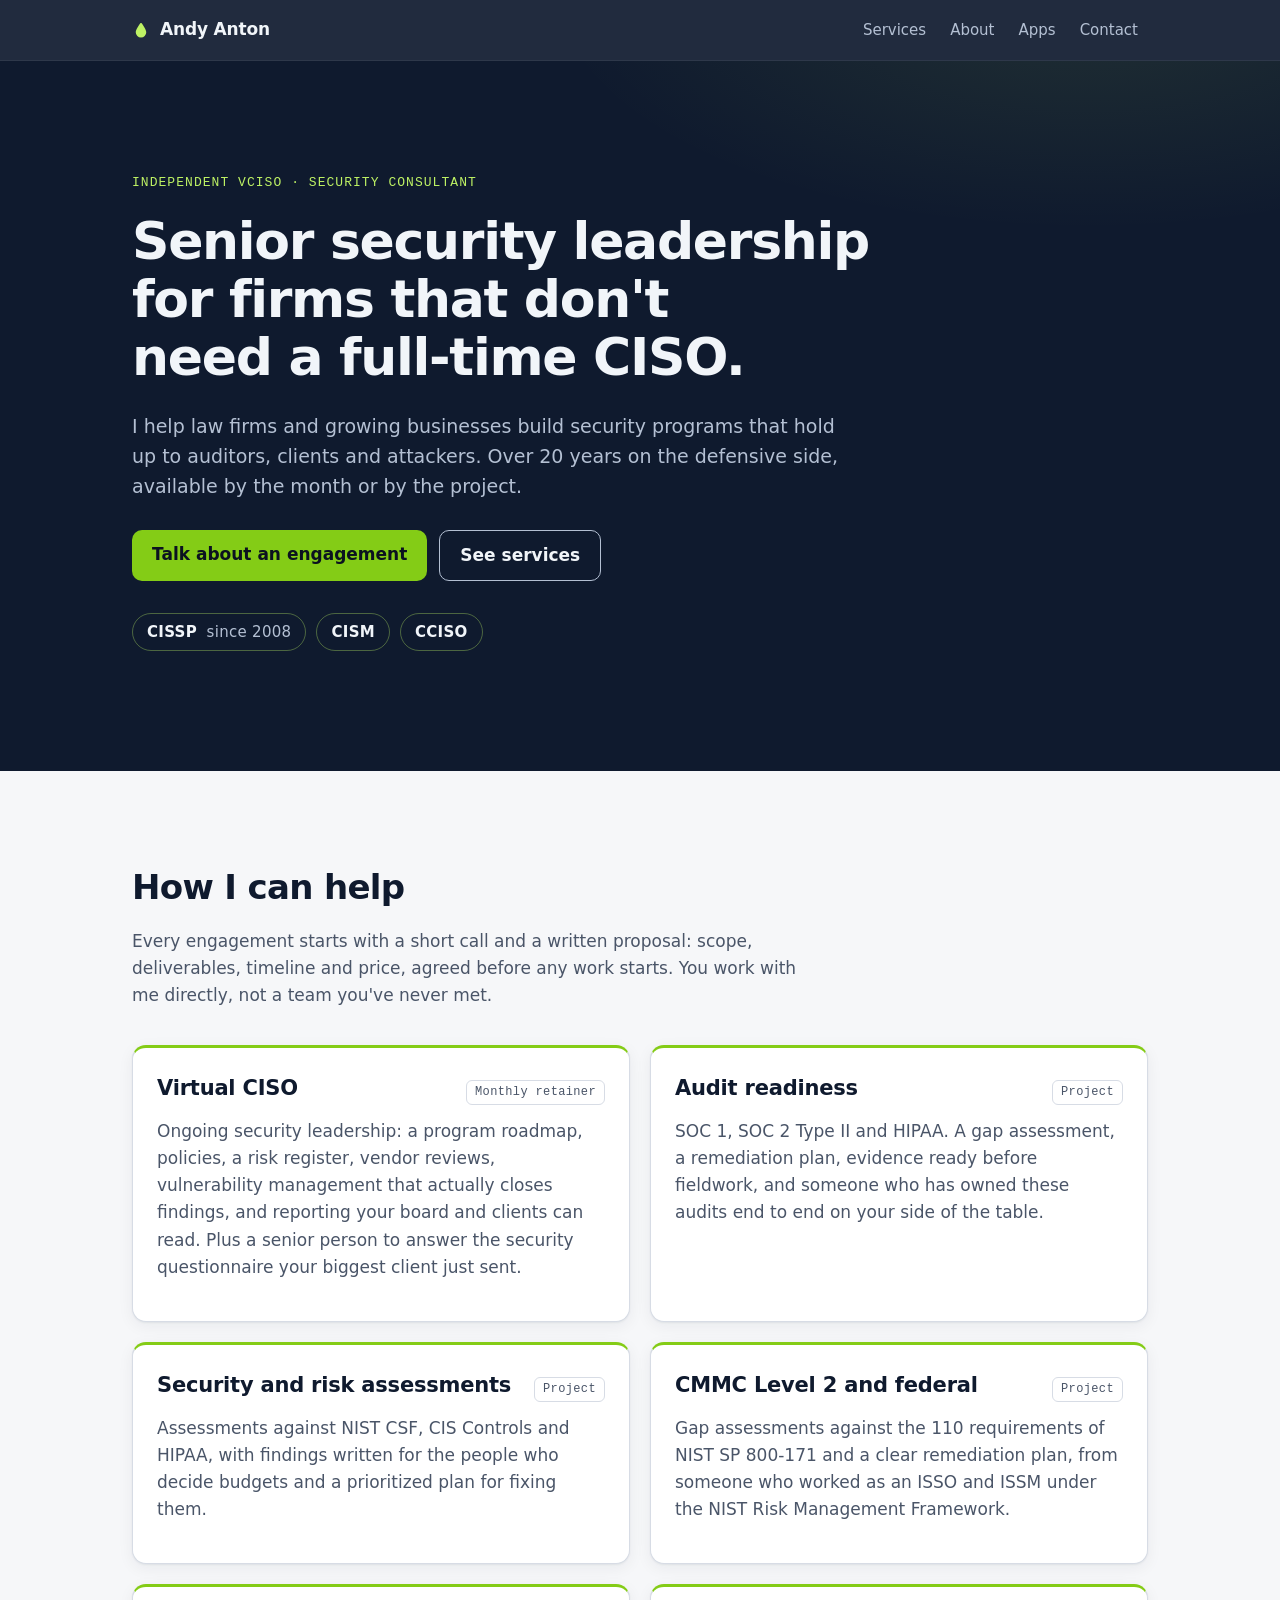
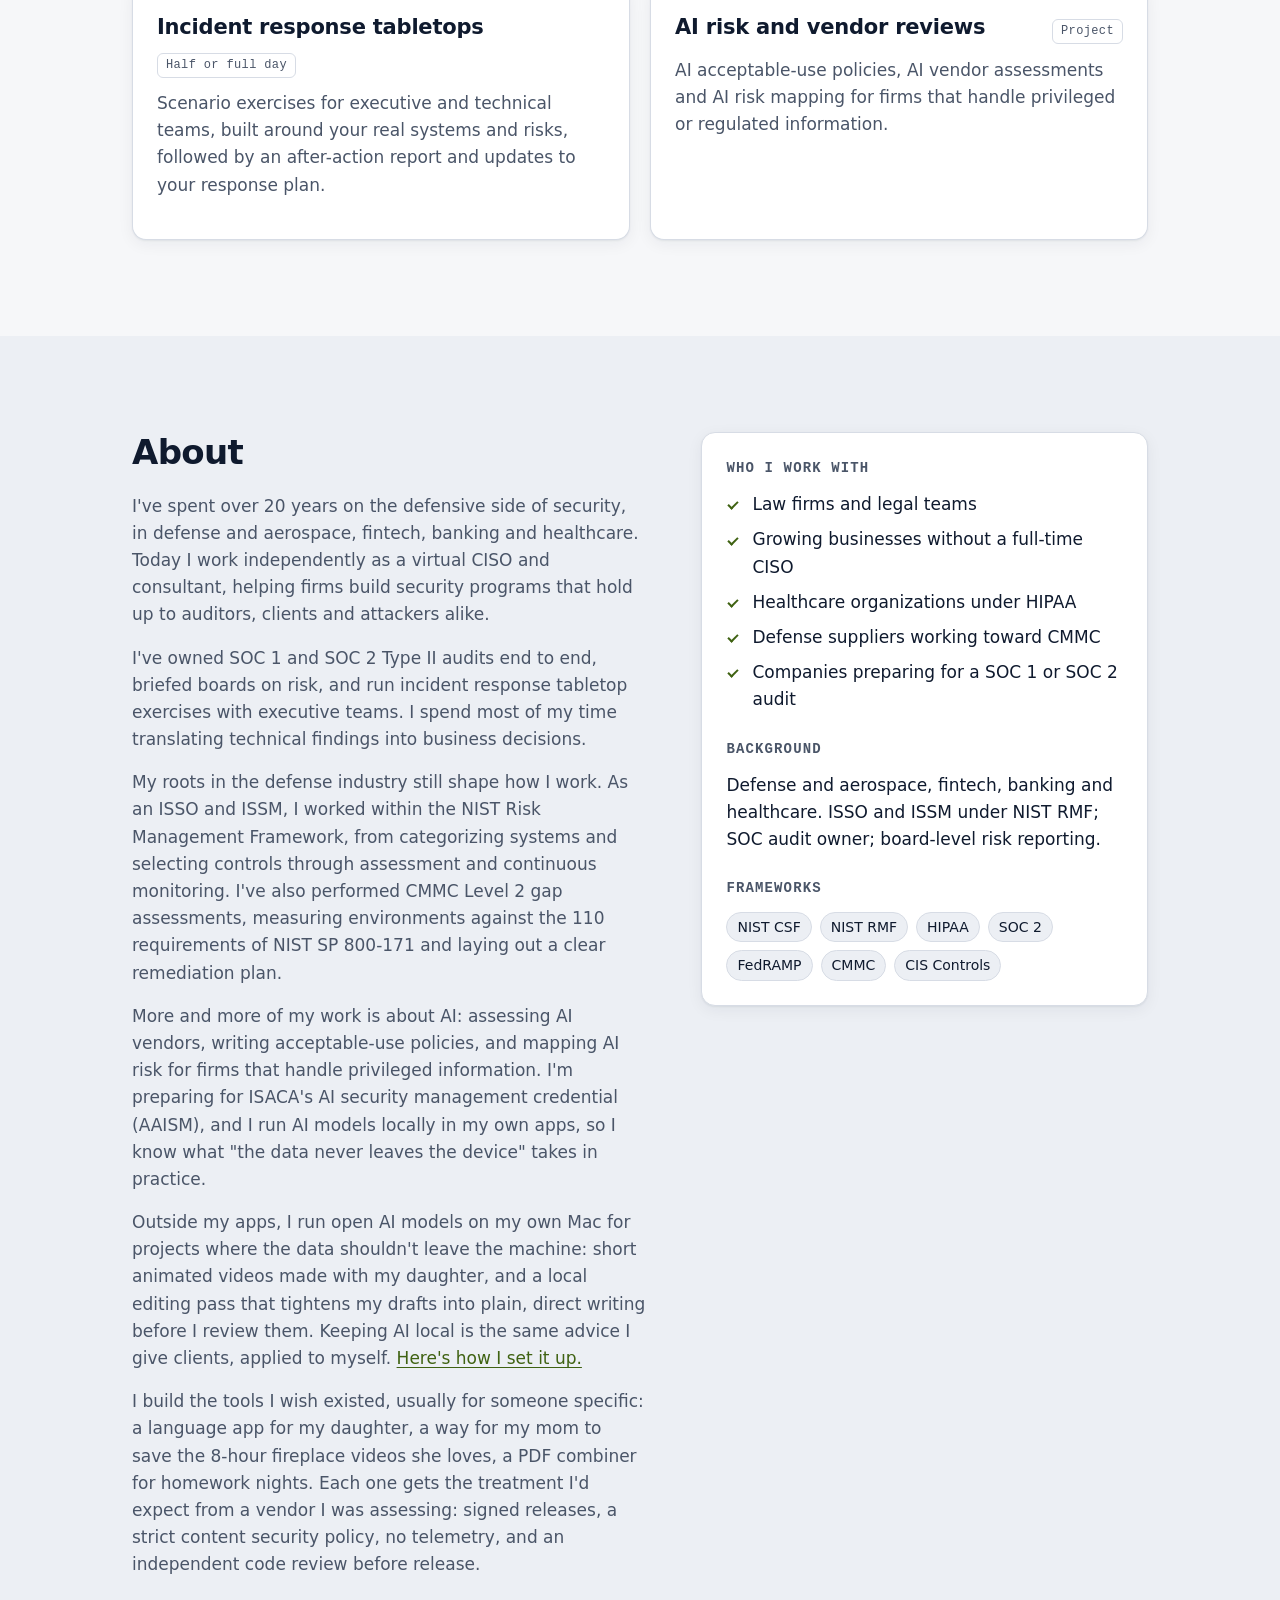
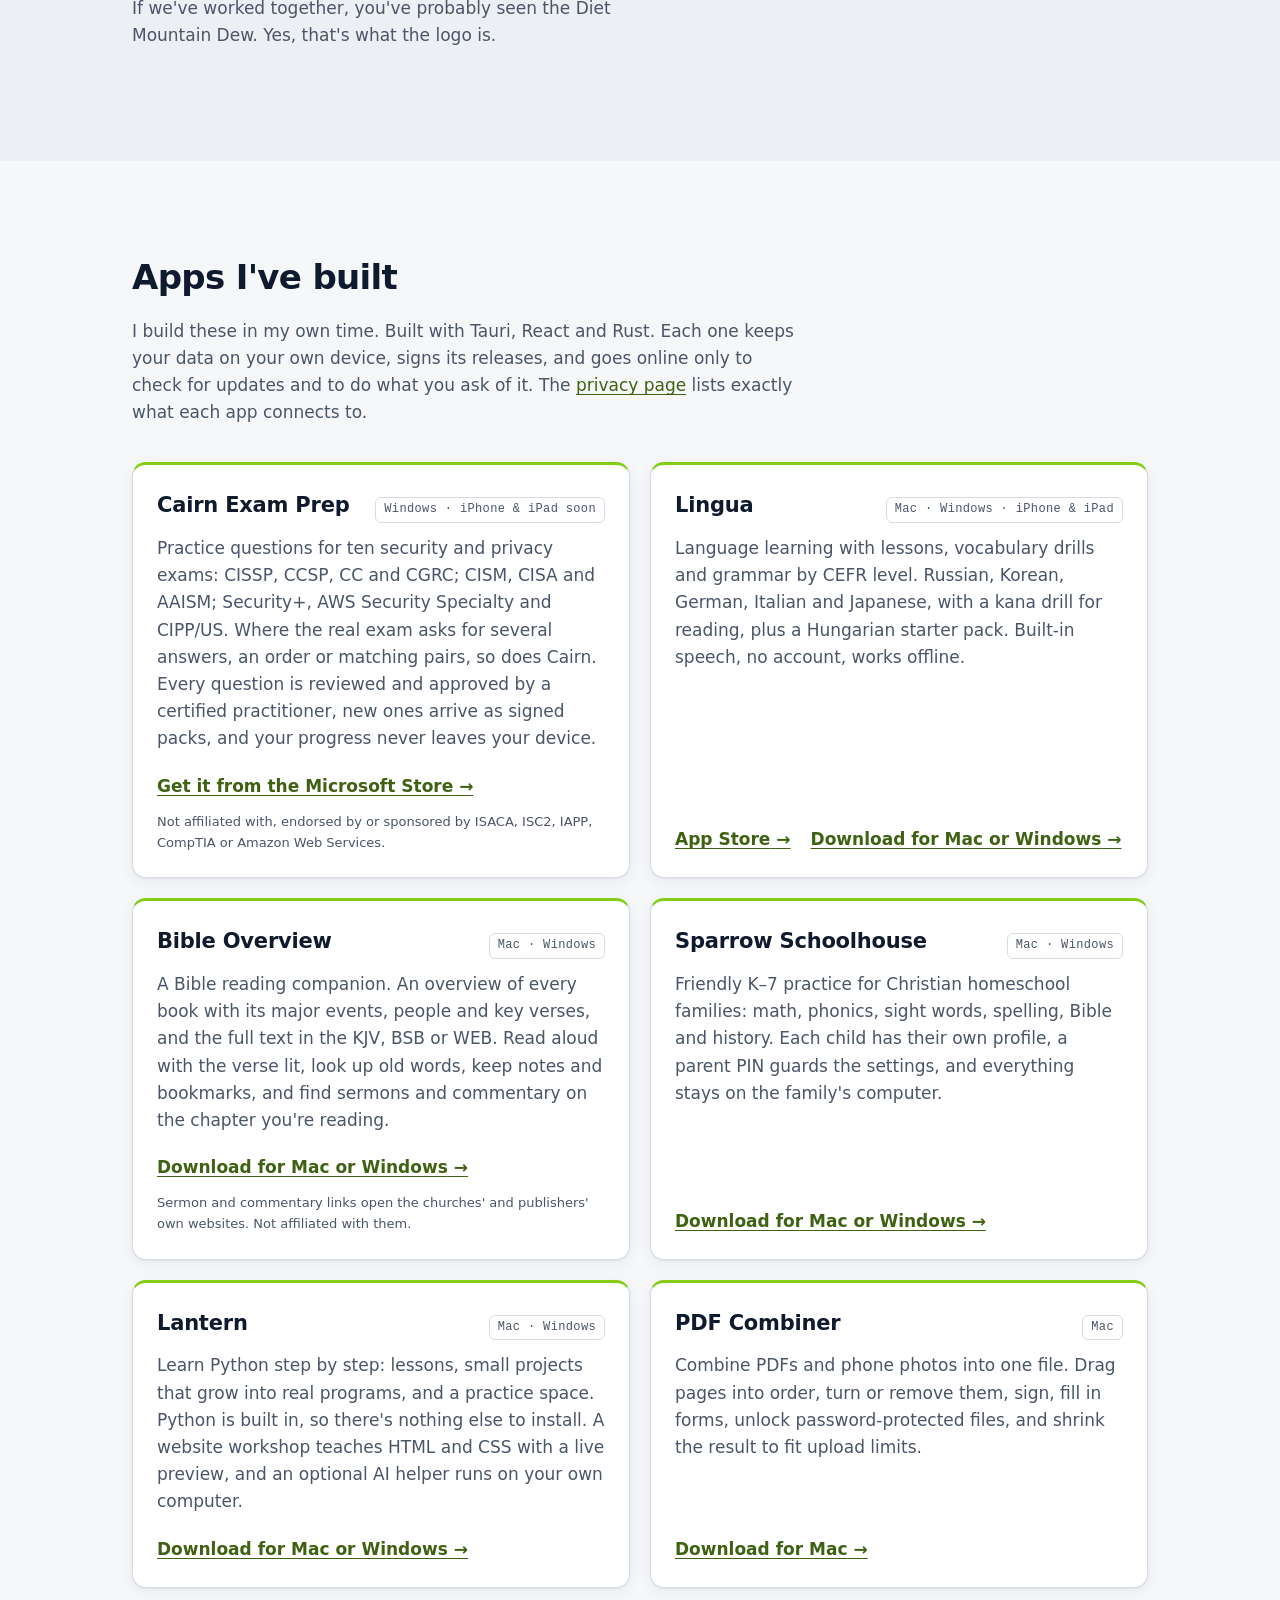
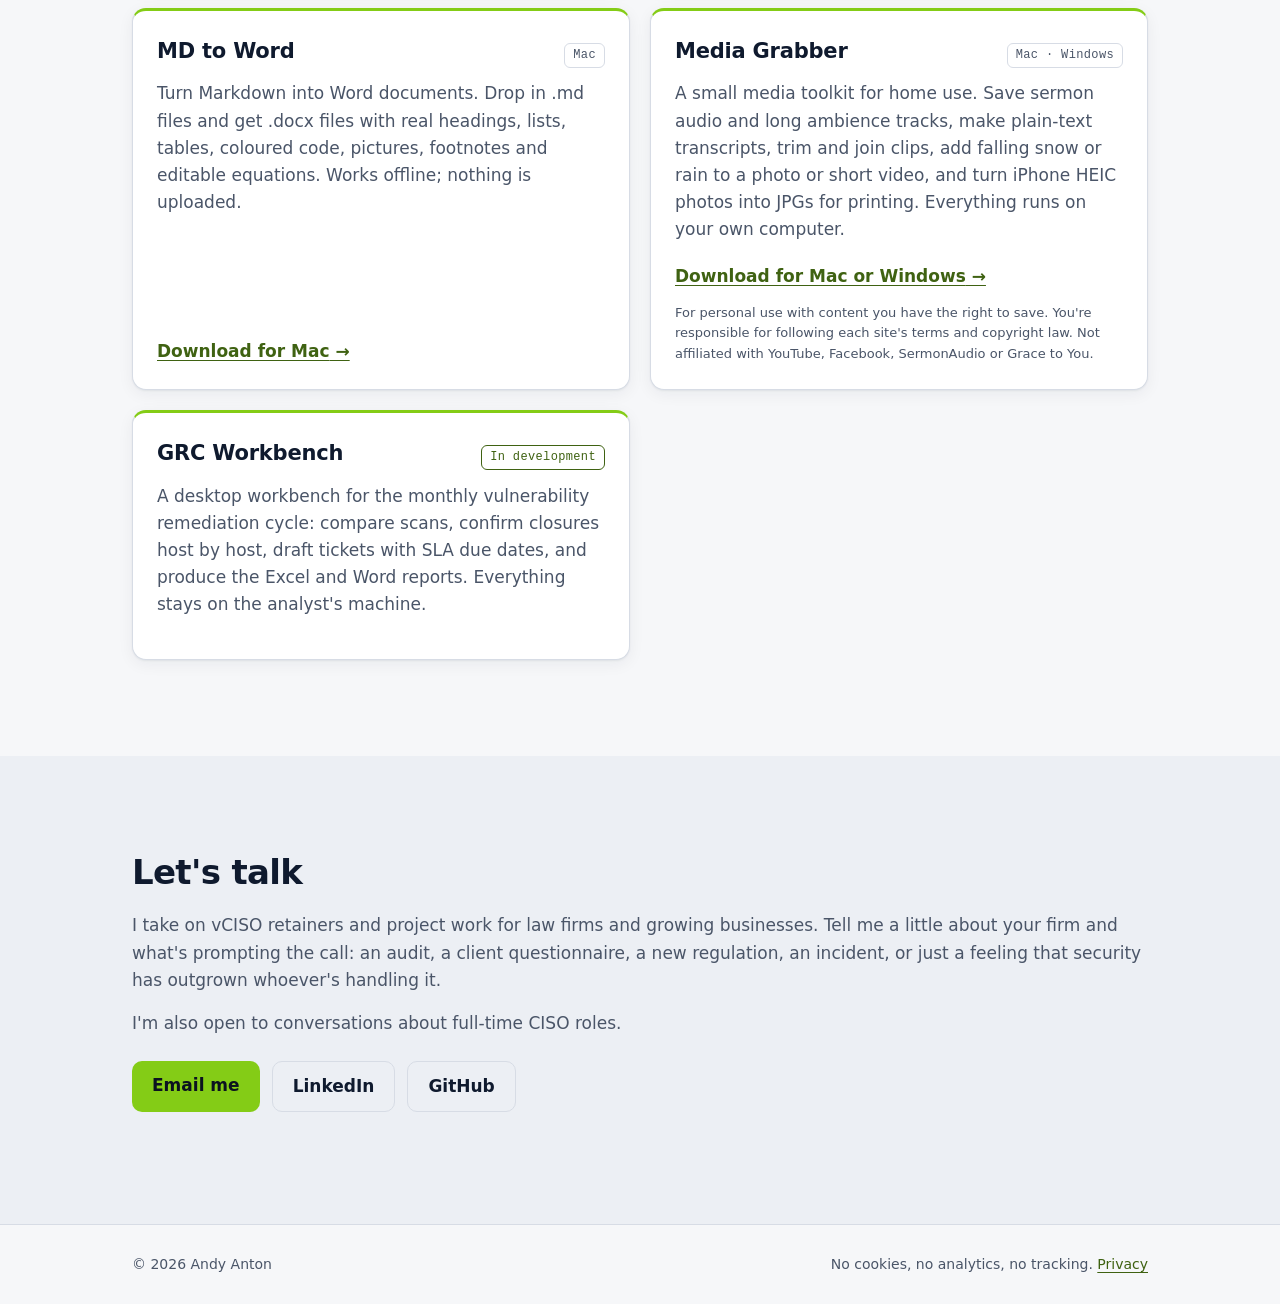
<file: index.html>
<!doctype html>
<html lang="en">
<head>
  <meta charset="utf-8">
  <meta name="viewport" content="width=device-width, initial-scale=1">
  <meta http-equiv="Content-Security-Policy" content="default-src 'none'; script-src 'self'; style-src 'self'; img-src 'self'; font-src 'self'; base-uri 'none'; form-action 'none'">
  <meta name="referrer" content="strict-origin-when-cross-origin">
  <title>Andy Anton · vCISO and security consultant</title>
  <meta name="description" content="Andy Anton (CISSP, CISM, CCISO) is an independent vCISO and security consultant for law firms and growing businesses: audit readiness, risk assessments, incident response and AI risk.">
  <meta name="color-scheme" content="light dark">
  <meta name="theme-color" content="#f6f7f9" media="(prefers-color-scheme: light)">
  <meta name="theme-color" content="#0b1220" media="(prefers-color-scheme: dark)">
  <link rel="icon" href="favicon.svg" type="image/svg+xml">
  <link rel="stylesheet" href="styles.css">
  <meta property="og:type" content="website">
  <meta property="og:title" content="Andy Anton · vCISO and security consultant">
  <meta property="og:description" content="Independent vCISO and security consultant (CISSP, CISM, CCISO) for law firms and growing businesses.">
  <meta property="og:url" content="https://dmd4life.tech/">
  <meta property="og:image" content="https://dmd4life.tech/og.png">
  <meta property="og:image:width" content="1200">
  <meta property="og:image:height" content="630">
  <meta name="twitter:card" content="summary_large_image">
</head>
<body>
  <a class="skip" href="#main">Skip to content</a>

  <header class="site-header">
    <div class="wrap header-row">
      <a class="brand" href="#top" aria-label="Andy Anton, home">
        <svg class="drop" viewBox="0 0 24 24" aria-hidden="true"><path d="M12 2.5c-.4 0-.7.2-.9.5C9.4 5.6 5 11.6 5 15a7 7 0 0 0 14 0c0-3.4-4.4-9.4-6.1-12-.2-.3-.5-.5-.9-.5Z"/></svg>
        <span>Andy Anton</span>
      </a>
      <nav aria-label="Sections">
        <a href="#services">Services</a>
        <a href="#about">About</a>
        <a href="#apps">Apps</a>
        <a href="#contact">Contact</a>
      </nav>
    </div>
  </header>

  <main id="main">
    <section class="hero" id="top">
      <div class="wrap">
        <p class="eyebrow">Independent vCISO · Security consultant</p>
        <h1>Senior security leadership for firms that don't need a full-time CISO.</h1>
        <p class="lede">I help law firms and growing businesses build security programs that hold up to auditors, clients and attackers. Over 20 years on the defensive side, available by the month or by the project.</p>
        <p class="hero-cta">
          <a class="button" href="#contact">Talk about an engagement</a>
          <a class="button button-hero-quiet" href="#services">See services</a>
        </p>
        <ul class="creds" aria-label="Certifications">
          <li>CISSP <span>since 2008</span></li>
          <li>CISM</li>
          <li>CCISO</li>
        </ul>
      </div>
    </section>

    <section id="services" class="section">
      <div class="wrap">
        <h2>How I can help</h2>
        <p class="section-lede">Every engagement starts with a short call and a written proposal: scope, deliverables, timeline and price, agreed before any work starts. You work with me directly, not a team you've never met.</p>

        <div class="cards">
          <article class="card">
            <div class="card-head">
              <h3>Virtual CISO</h3>
              <span class="badge">Monthly retainer</span>
            </div>
            <p>Ongoing security leadership: a program roadmap, policies, a risk register, vendor reviews, vulnerability management that actually closes findings, and reporting your board and clients can read. Plus a senior person to answer the security questionnaire your biggest client just sent.</p>
          </article>

          <article class="card">
            <div class="card-head">
              <h3>Audit readiness</h3>
              <span class="badge">Project</span>
            </div>
            <p>SOC&nbsp;1, SOC&nbsp;2 Type&nbsp;II and HIPAA. A gap assessment, a remediation plan, evidence ready before fieldwork, and someone who has owned these audits end to end on your side of the table.</p>
          </article>

          <article class="card">
            <div class="card-head">
              <h3>Security and risk assessments</h3>
              <span class="badge">Project</span>
            </div>
            <p>Assessments against NIST CSF, CIS Controls and HIPAA, with findings written for the people who decide budgets and a prioritized plan for fixing them.</p>
          </article>

          <article class="card">
            <div class="card-head">
              <h3>CMMC Level&nbsp;2 and federal</h3>
              <span class="badge">Project</span>
            </div>
            <p>Gap assessments against the 110 requirements of NIST SP&nbsp;800-171 and a clear remediation plan, from someone who worked as an ISSO and ISSM under the NIST Risk Management Framework.</p>
          </article>

          <article class="card">
            <div class="card-head">
              <h3>Incident response tabletops</h3>
              <span class="badge">Half or full day</span>
            </div>
            <p>Scenario exercises for executive and technical teams, built around your real systems and risks, followed by an after-action report and updates to your response plan.</p>
          </article>

          <article class="card">
            <div class="card-head">
              <h3>AI risk and vendor reviews</h3>
              <span class="badge">Project</span>
            </div>
            <p>AI acceptable-use policies, AI vendor assessments and AI risk mapping for firms that handle privileged or regulated information.</p>
          </article>
        </div>
      </div>
    </section>

    <section id="about" class="section alt">
      <div class="wrap two-col">
        <div>
          <h2>About</h2>
          <p>I've spent over 20 years on the defensive side of security, in defense and aerospace, fintech, banking and healthcare. Today I work independently as a virtual CISO and consultant, helping firms build security programs that hold up to auditors, clients and attackers alike.</p>
          <p>I've owned SOC&nbsp;1 and SOC&nbsp;2 Type&nbsp;II audits end to end, briefed boards on risk, and run incident response tabletop exercises with executive teams. I spend most of my time translating technical findings into business decisions.</p>
          <p>My roots in the defense industry still shape how I work. As an ISSO and ISSM, I worked within the NIST Risk Management Framework, from categorizing systems and selecting controls through assessment and continuous monitoring. I've also performed CMMC Level&nbsp;2 gap assessments, measuring environments against the 110 requirements of NIST SP&nbsp;800-171 and laying out a clear remediation plan.</p>
          <p>More and more of my work is about AI: assessing AI vendors, writing acceptable-use policies, and mapping AI risk for firms that handle privileged information. I'm preparing for ISACA's AI security management credential (AAISM), and I run AI models locally in my own apps, so I know what "the data never leaves the device" takes in practice.</p>
          <p>Outside my apps, I run open AI models on my own Mac for projects where the data shouldn't leave the machine: short animated videos made with my daughter, and a local editing pass that tightens my drafts into plain, direct writing before I review them. Keeping AI local is the same advice I give clients, applied to myself. <a href="local-ai.html">Here's how I set it up.</a></p>
          <p>I build the tools I wish existed, usually for someone specific: a language app for my daughter, a way for my mom to save the 8-hour fireplace videos she loves, a PDF combiner for homework nights. Each one gets the treatment I'd expect from a vendor I was assessing: signed releases, a strict content security policy, no telemetry, and an independent code review before release.</p>
          <p>If we've worked together, you've probably seen the Diet Mountain Dew. Yes, that's what the logo is.</p>
        </div>
        <div class="panel">
          <h3>Who I work with</h3>
          <ul class="ticks">
            <li>Law firms and legal teams</li>
            <li>Growing businesses without a full-time CISO</li>
            <li>Healthcare organizations under HIPAA</li>
            <li>Defense suppliers working toward CMMC</li>
            <li>Companies preparing for a SOC&nbsp;1 or SOC&nbsp;2 audit</li>
          </ul>
          <h3>Background</h3>
          <p>Defense and aerospace, fintech, banking and healthcare. ISSO and ISSM under NIST RMF; SOC audit owner; board-level risk reporting.</p>
          <h3>Frameworks</h3>
          <p class="tags"><span>NIST CSF</span><span>NIST RMF</span><span>HIPAA</span><span>SOC&nbsp;2</span><span>FedRAMP</span><span>CMMC</span><span>CIS Controls</span></p>
        </div>
      </div>
    </section>

    <section id="apps" class="section">
      <div class="wrap">
        <h2>Apps I've built</h2>
        <p class="section-lede">I build these in my own time. Built with Tauri, React and Rust. Each one keeps your data on your own device, signs its releases, and goes online only to check for updates and to do what you ask of it. The <a href="privacy.html">privacy page</a> lists exactly what each app connects to.</p>

        <div class="cards">
          <article class="card">
            <div class="card-head">
              <h3>Cairn Exam Prep</h3>
              <span class="badge">Windows · iPhone &amp; iPad soon</span>
            </div>
            <p>Practice questions for ten security and privacy exams: CISSP, CCSP, CC and CGRC; CISM, CISA and AAISM; Security+, AWS Security Specialty and CIPP/US. Where the real exam asks for several answers, an order or matching pairs, so does Cairn. Every question is reviewed and approved by a certified practitioner, new ones arrive as signed packs, and your progress never leaves your device.</p>
            <p class="links"><a href="https://apps.microsoft.com/detail/9N82DSX7T70R" rel="noopener">Get it from the Microsoft Store</a></p>
            <p class="fine">Not affiliated with, endorsed by or sponsored by ISACA, ISC2, IAPP, CompTIA or Amazon Web Services.</p>
          </article>

          <article class="card">
            <div class="card-head">
              <h3>Lingua</h3>
              <span class="badge">Mac · Windows · iPhone &amp; iPad</span>
            </div>
            <p>Language learning with lessons, vocabulary drills and grammar by CEFR level. Russian, Korean, German, Italian and Japanese, with a kana drill for reading, plus a Hungarian starter pack. Built-in speech, no account, works offline.</p>
            <p class="links"><a href="https://apps.apple.com/app/id6824915792" rel="noopener">App Store</a><a href="https://github.com/4realIA/lingua-releases/releases/latest" rel="noopener">Download for Mac or Windows</a></p>
          </article>

          <article class="card">
            <div class="card-head">
              <h3>Bible Overview</h3>
              <span class="badge">Mac · Windows</span>
            </div>
            <p>A Bible reading companion. An overview of every book with its major events, people and key verses, and the full text in the KJV, BSB or WEB. Read aloud with the verse lit, look up old words, keep notes and bookmarks, and find sermons and commentary on the chapter you're reading.</p>
            <p class="links"><a href="https://github.com/4realIA/Bible-overview-releases/releases/latest" rel="noopener">Download for Mac or Windows</a></p>
            <p class="fine">Sermon and commentary links open the churches' and publishers' own websites. Not affiliated with them.</p>
          </article>

          <article class="card">
            <div class="card-head">
              <h3>Sparrow Schoolhouse</h3>
              <span class="badge">Mac · Windows</span>
            </div>
            <p>Friendly K–7 practice for Christian homeschool families: math, phonics, sight words, spelling, Bible and history. Each child has their own profile, a parent PIN guards the settings, and everything stays on the family's computer.</p>
            <p class="links"><a href="https://github.com/4realIA/homeschool-helper-releases/releases/latest" rel="noopener">Download for Mac or Windows</a></p>
          </article>

          <article class="card">
            <div class="card-head">
              <h3>Lantern</h3>
              <span class="badge">Mac · Windows</span>
            </div>
            <p>Learn Python step by step: lessons, small projects that grow into real programs, and a practice space. Python is built in, so there's nothing else to install. A website workshop teaches HTML and CSS with a live preview, and an optional AI helper runs on your own computer.</p>
            <p class="links"><a href="https://github.com/4realIA/lantern-releases/releases/latest" rel="noopener">Download for Mac or Windows</a></p>
          </article>

          <article class="card">
            <div class="card-head">
              <h3>PDF Combiner</h3>
              <span class="badge">Mac</span>
            </div>
            <p>Combine PDFs and phone photos into one file. Drag pages into order, turn or remove them, sign, fill in forms, unlock password-protected files, and shrink the result to fit upload limits.</p>
            <p class="links"><a href="https://github.com/4realIA/PDF-Combiner-release/releases/latest" rel="noopener">Download for Mac</a></p>
          </article>

          <article class="card">
            <div class="card-head">
              <h3>MD to Word</h3>
              <span class="badge">Mac</span>
            </div>
            <p>Turn Markdown into Word documents. Drop in .md files and get .docx files with real headings, lists, tables, coloured code, pictures, footnotes and editable equations. Works offline; nothing is uploaded.</p>
            <p class="links"><a href="https://github.com/4realIA/md-to-word-releases/releases/latest" rel="noopener">Download for Mac</a></p>
          </article>

          <article class="card">
            <div class="card-head">
              <h3>Media Grabber</h3>
              <span class="badge">Mac · Windows</span>
            </div>
            <p>A small media toolkit for home use. Save sermon audio and long ambience tracks, make plain-text transcripts, trim and join clips, add falling snow or rain to a photo or short video, and turn iPhone HEIC photos into JPGs for printing. Everything runs on your own computer.</p>
            <p class="links"><a href="https://github.com/4realIA/media-grabber-releases/releases/latest" rel="noopener">Download for Mac or Windows</a></p>
            <p class="fine">For personal use with content you have the right to save. You're responsible for following each site's terms and copyright law. Not affiliated with YouTube, Facebook, SermonAudio or Grace to You.</p>
          </article>

          <article class="card">
            <div class="card-head">
              <h3>GRC Workbench</h3>
              <span class="badge badge-dev">In development</span>
            </div>
            <p>A desktop workbench for the monthly vulnerability remediation cycle: compare scans, confirm closures host by host, draft tickets with SLA due dates, and produce the Excel and Word reports. Everything stays on the analyst's machine.</p>
          </article>
        </div>
      </div>
    </section>

    <section id="contact" class="section alt">
      <div class="wrap contact">
        <h2>Let's talk</h2>
        <p>I take on vCISO retainers and project work for law firms and growing businesses. Tell me a little about your firm and what's prompting the call: an audit, a client questionnaire, a new regulation, an incident, or just a feeling that security has outgrown whoever's handling it.</p>
        <p>I'm also open to conversations about full-time CISO roles.</p>
        <p class="contact-links">
          <span id="email-slot" hidden></span>
          <a class="button button-quiet" href="https://www.linkedin.com/in/andy-anton-cissp-cism-002bb279" rel="noopener">LinkedIn</a>
          <a class="button button-quiet" href="https://github.com/4realIA" rel="noopener">GitHub</a>
        </p>
      </div>
    </section>
  </main>

  <footer class="site-footer">
    <div class="wrap footer-row">
      <p>© 2026 Andy Anton</p>
      <p>No cookies, no analytics, no tracking. <a href="privacy.html">Privacy</a></p>
    </div>
  </footer>
  <script src="contact.js" defer></script>
</body>
</html>
</file>
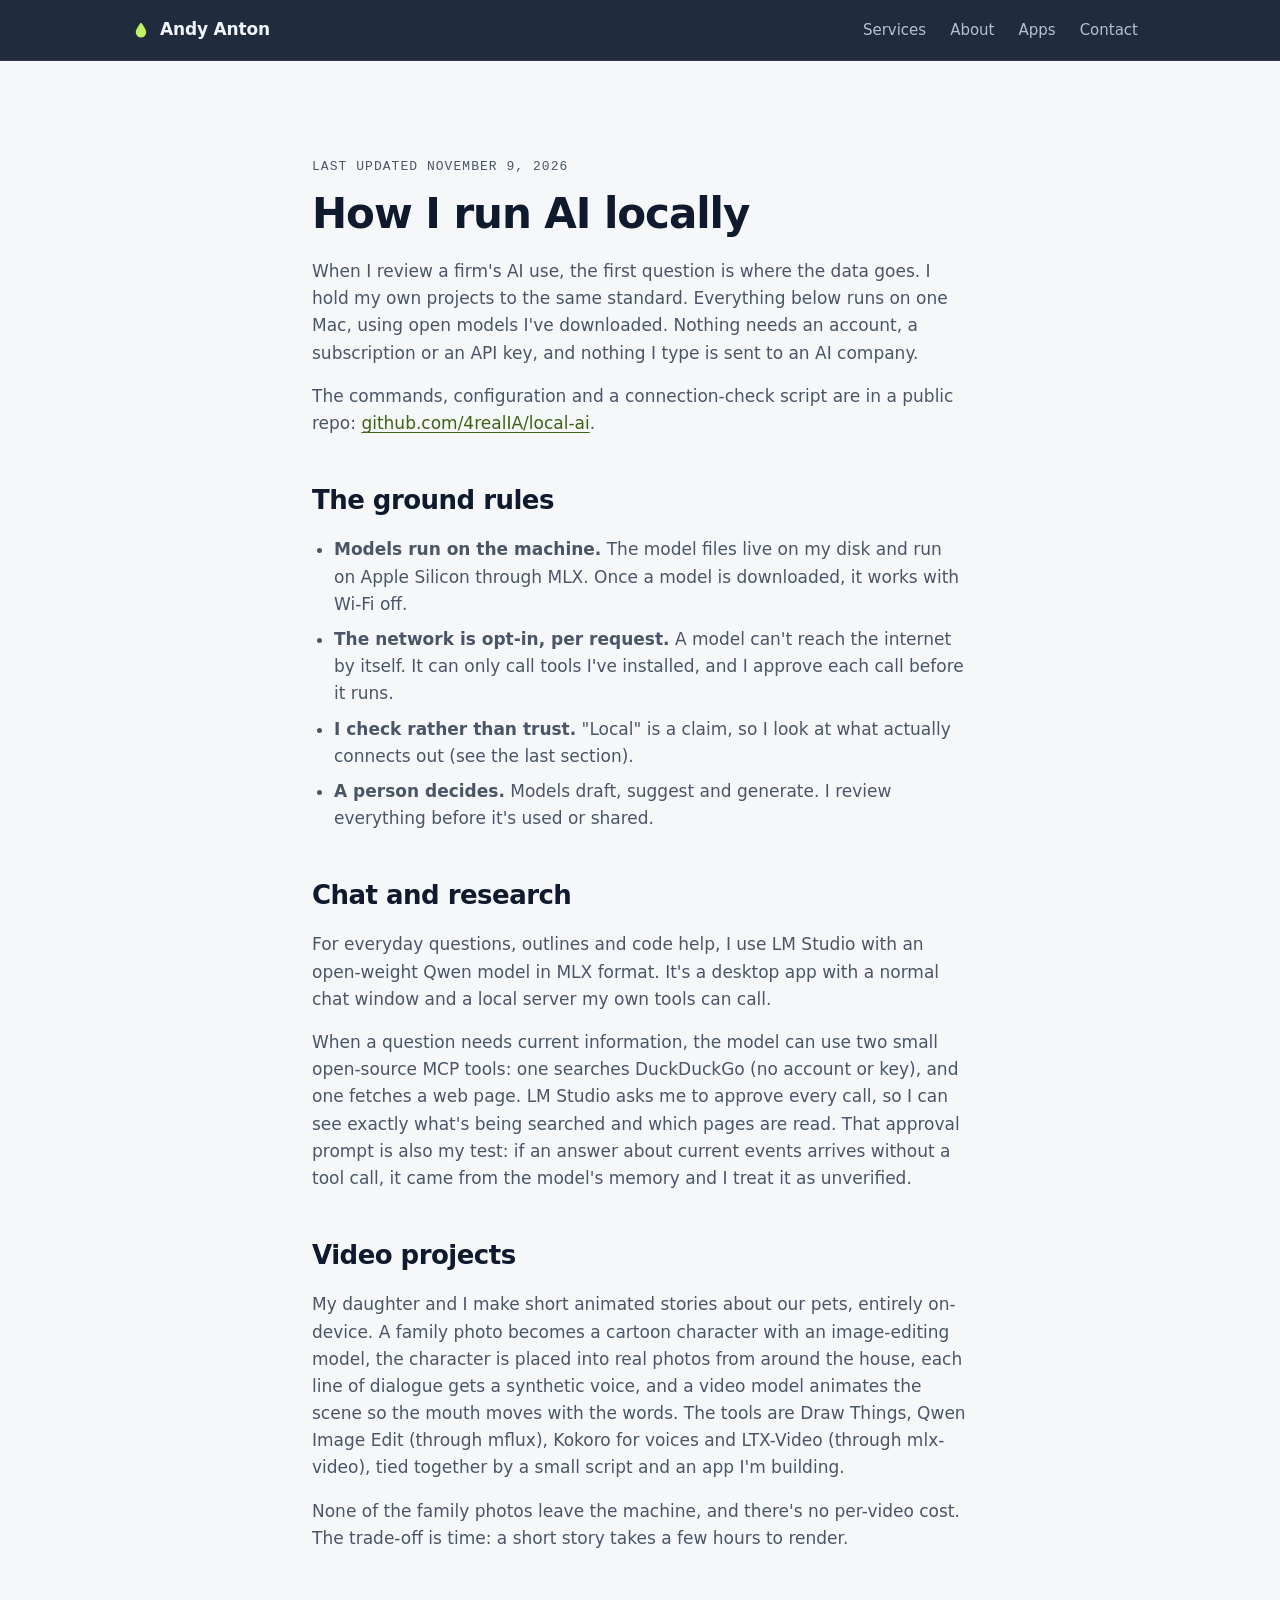
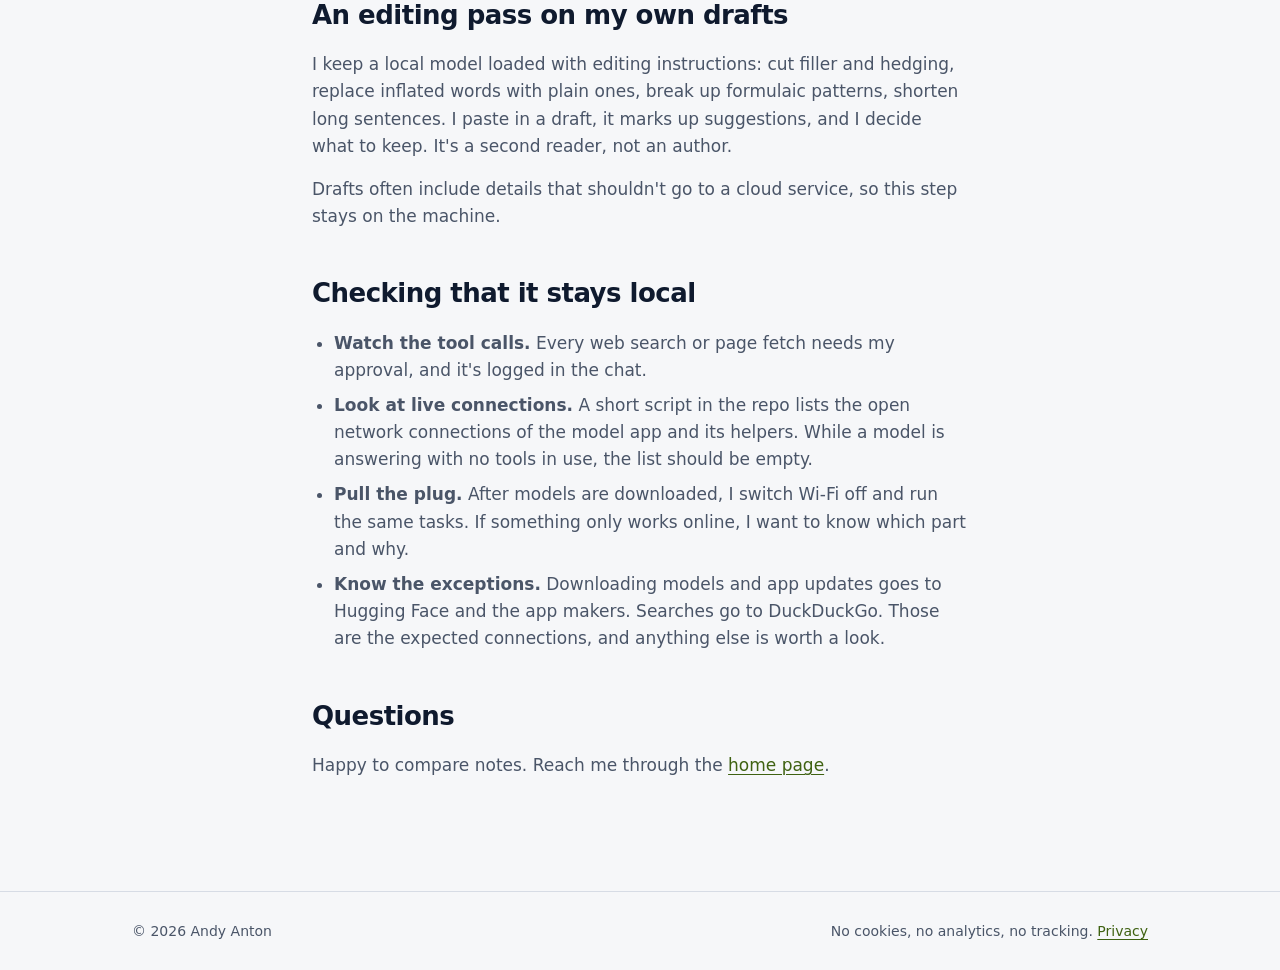
<file: local-ai.html>
<!doctype html>
<html lang="en">
<head>
  <meta charset="utf-8">
  <meta name="viewport" content="width=device-width, initial-scale=1">
  <meta http-equiv="Content-Security-Policy" content="default-src 'none'; style-src 'self'; img-src 'self'; base-uri 'none'; form-action 'none'">
  <meta name="referrer" content="strict-origin-when-cross-origin">
  <title>Running AI Locally · Andy Anton</title>
  <meta name="description" content="How Andy Anton runs open AI models on his own Mac for chat, research, video and editing, and how he checks the data stays there.">
  <meta name="color-scheme" content="light dark">
  <meta name="theme-color" content="#f6f7f9" media="(prefers-color-scheme: light)">
  <meta name="theme-color" content="#0b1220" media="(prefers-color-scheme: dark)">
  <link rel="icon" href="favicon.svg" type="image/svg+xml">
  <link rel="stylesheet" href="styles.css">
</head>
<body>
  <a class="skip" href="#main">Skip to content</a>

  <header class="site-header">
    <div class="wrap header-row">
      <a class="brand" href="./" aria-label="Andy Anton, home">
        <svg class="drop" viewBox="0 0 24 24" aria-hidden="true"><path d="M12 2.5c-.4 0-.7.2-.9.5C9.4 5.6 5 11.6 5 15a7 7 0 0 0 14 0c0-3.4-4.4-9.4-6.1-12-.2-.3-.5-.5-.9-.5Z"/></svg>
        <span>Andy Anton</span>
      </a>
      <nav aria-label="Sections">
        <a href="./#services">Services</a>
        <a href="./#about">About</a>
        <a href="./#apps">Apps</a>
        <a href="./#contact">Contact</a>
      </nav>
    </div>
  </header>

  <main id="main" class="section">
    <div class="wrap prose">
      <p class="eyebrow-muted">Last updated November 9, 2026</p>
      <h1>How I run AI locally</h1>
      <p>When I review a firm's AI use, the first question is where the data goes. I hold my own projects to the same standard. Everything below runs on one Mac, using open models I've downloaded. Nothing needs an account, a subscription or an API key, and nothing I type is sent to an AI company.</p>
      <p>The commands, configuration and a connection-check script are in a public repo: <a href="https://github.com/4realIA/local-ai" rel="noopener">github.com/4realIA/local-ai</a>.</p>

      <h2>The ground rules</h2>
      <ul>
        <li><strong>Models run on the machine.</strong> The model files live on my disk and run on Apple Silicon through MLX. Once a model is downloaded, it works with Wi-Fi off.</li>
        <li><strong>The network is opt-in, per request.</strong> A model can't reach the internet by itself. It can only call tools I've installed, and I approve each call before it runs.</li>
        <li><strong>I check rather than trust.</strong> "Local" is a claim, so I look at what actually connects out (see the last section).</li>
        <li><strong>A person decides.</strong> Models draft, suggest and generate. I review everything before it's used or shared.</li>
      </ul>

      <h2>Chat and research</h2>
      <p>For everyday questions, outlines and code help, I use LM Studio with an open-weight Qwen model in MLX format. It's a desktop app with a normal chat window and a local server my own tools can call.</p>
      <p>When a question needs current information, the model can use two small open-source MCP tools: one searches DuckDuckGo (no account or key), and one fetches a web page. LM Studio asks me to approve every call, so I can see exactly what's being searched and which pages are read. That approval prompt is also my test: if an answer about current events arrives without a tool call, it came from the model's memory and I treat it as unverified.</p>

      <h2>Video projects</h2>
      <p>My daughter and I make short animated stories about our pets, entirely on-device. A family photo becomes a cartoon character with an image-editing model, the character is placed into real photos from around the house, each line of dialogue gets a synthetic voice, and a video model animates the scene so the mouth moves with the words. The tools are Draw Things, Qwen Image Edit (through mflux), Kokoro for voices and LTX-Video (through mlx-video), tied together by a small script and an app I'm building.</p>
      <p>None of the family photos leave the machine, and there's no per-video cost. The trade-off is time: a short story takes a few hours to render.</p>

      <h2>An editing pass on my own drafts</h2>
      <p>I keep a local model loaded with editing instructions: cut filler and hedging, replace inflated words with plain ones, break up formulaic patterns, shorten long sentences. I paste in a draft, it marks up suggestions, and I decide what to keep. It's a second reader, not an author.</p>
      <p>Drafts often include details that shouldn't go to a cloud service, so this step stays on the machine.</p>

      <h2>Checking that it stays local</h2>
      <ul>
        <li><strong>Watch the tool calls.</strong> Every web search or page fetch needs my approval, and it's logged in the chat.</li>
        <li><strong>Look at live connections.</strong> A short script in the repo lists the open network connections of the model app and its helpers. While a model is answering with no tools in use, the list should be empty.</li>
        <li><strong>Pull the plug.</strong> After models are downloaded, I switch Wi-Fi off and run the same tasks. If something only works online, I want to know which part and why.</li>
        <li><strong>Know the exceptions.</strong> Downloading models and app updates goes to Hugging Face and the app makers. Searches go to DuckDuckGo. Those are the expected connections, and anything else is worth a look.</li>
      </ul>

      <h2>Questions</h2>
      <p>Happy to compare notes. Reach me through the <a href="./#contact">home page</a>.</p>
    </div>
  </main>

  <footer class="site-footer">
    <div class="wrap footer-row">
      <p>© 2026 Andy Anton</p>
      <p>No cookies, no analytics, no tracking. <a href="privacy.html">Privacy</a></p>
    </div>
  </footer>
</body>
</html>
</file>
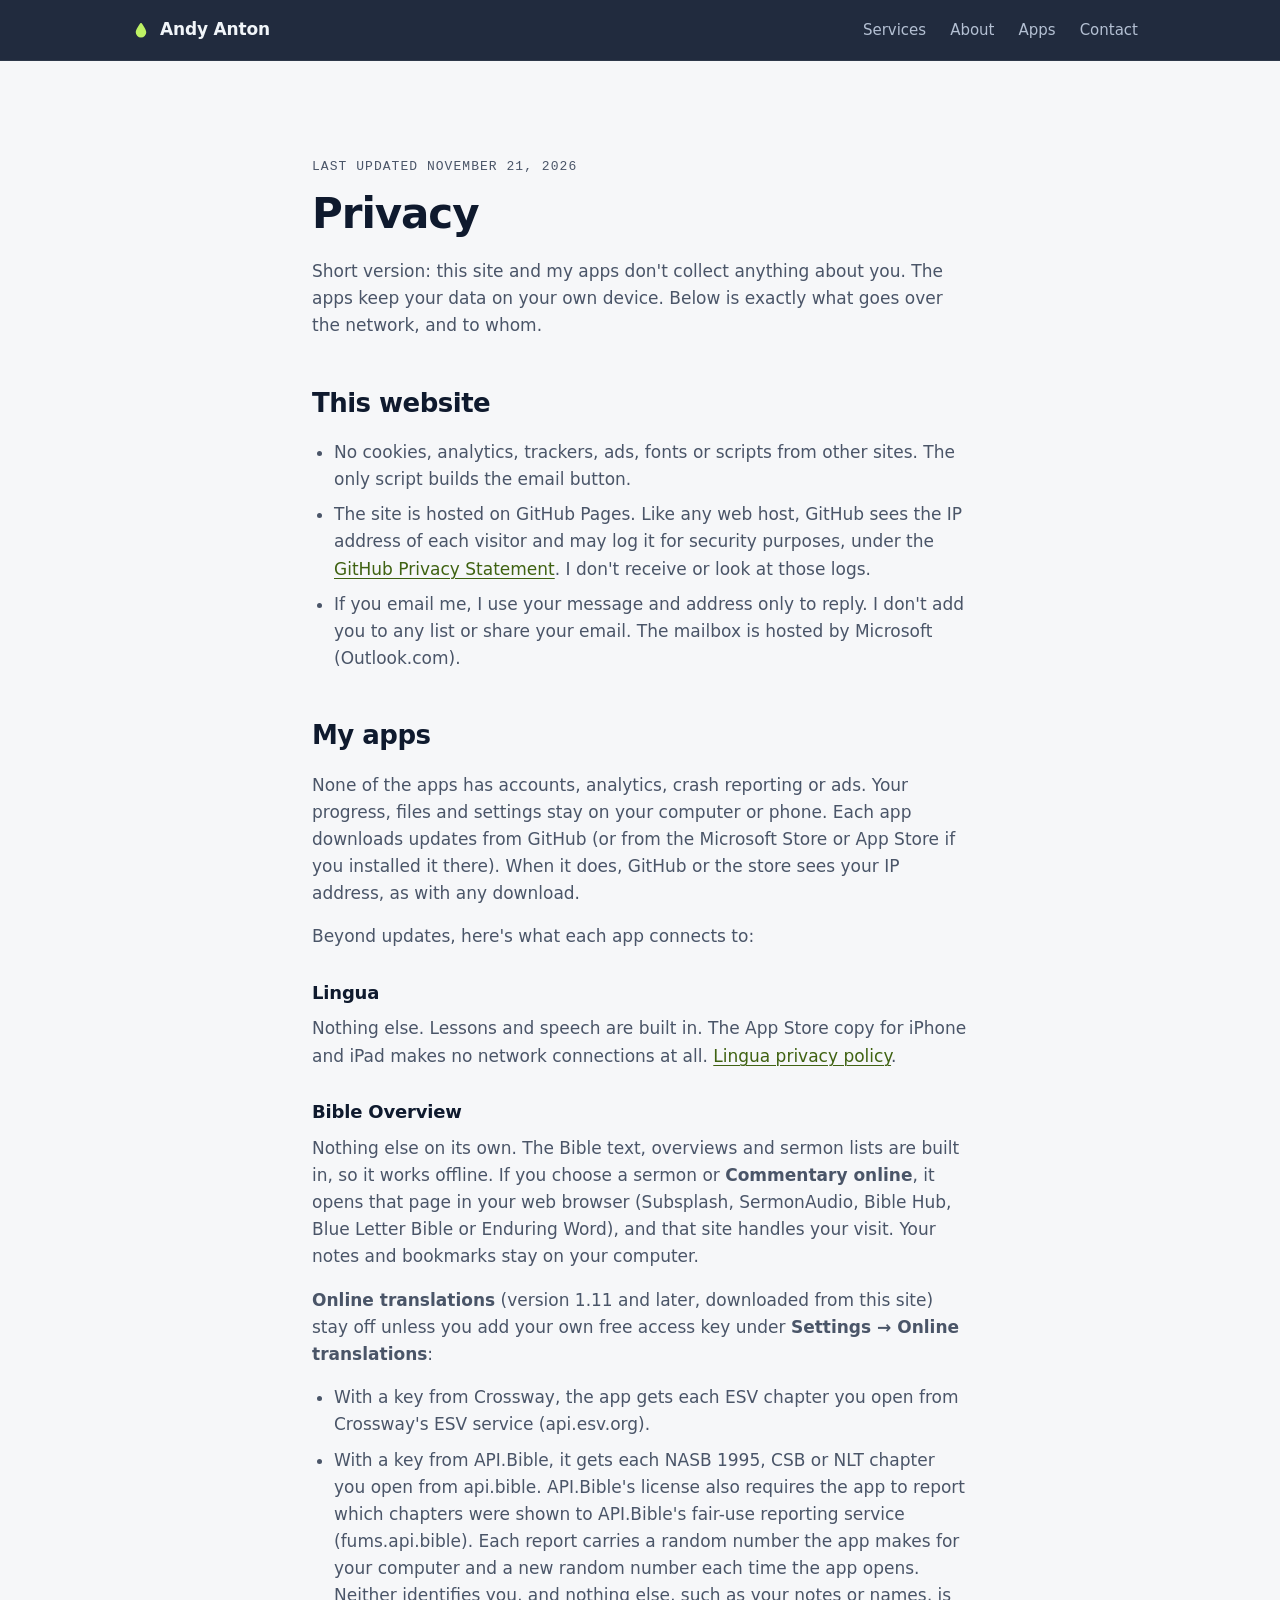
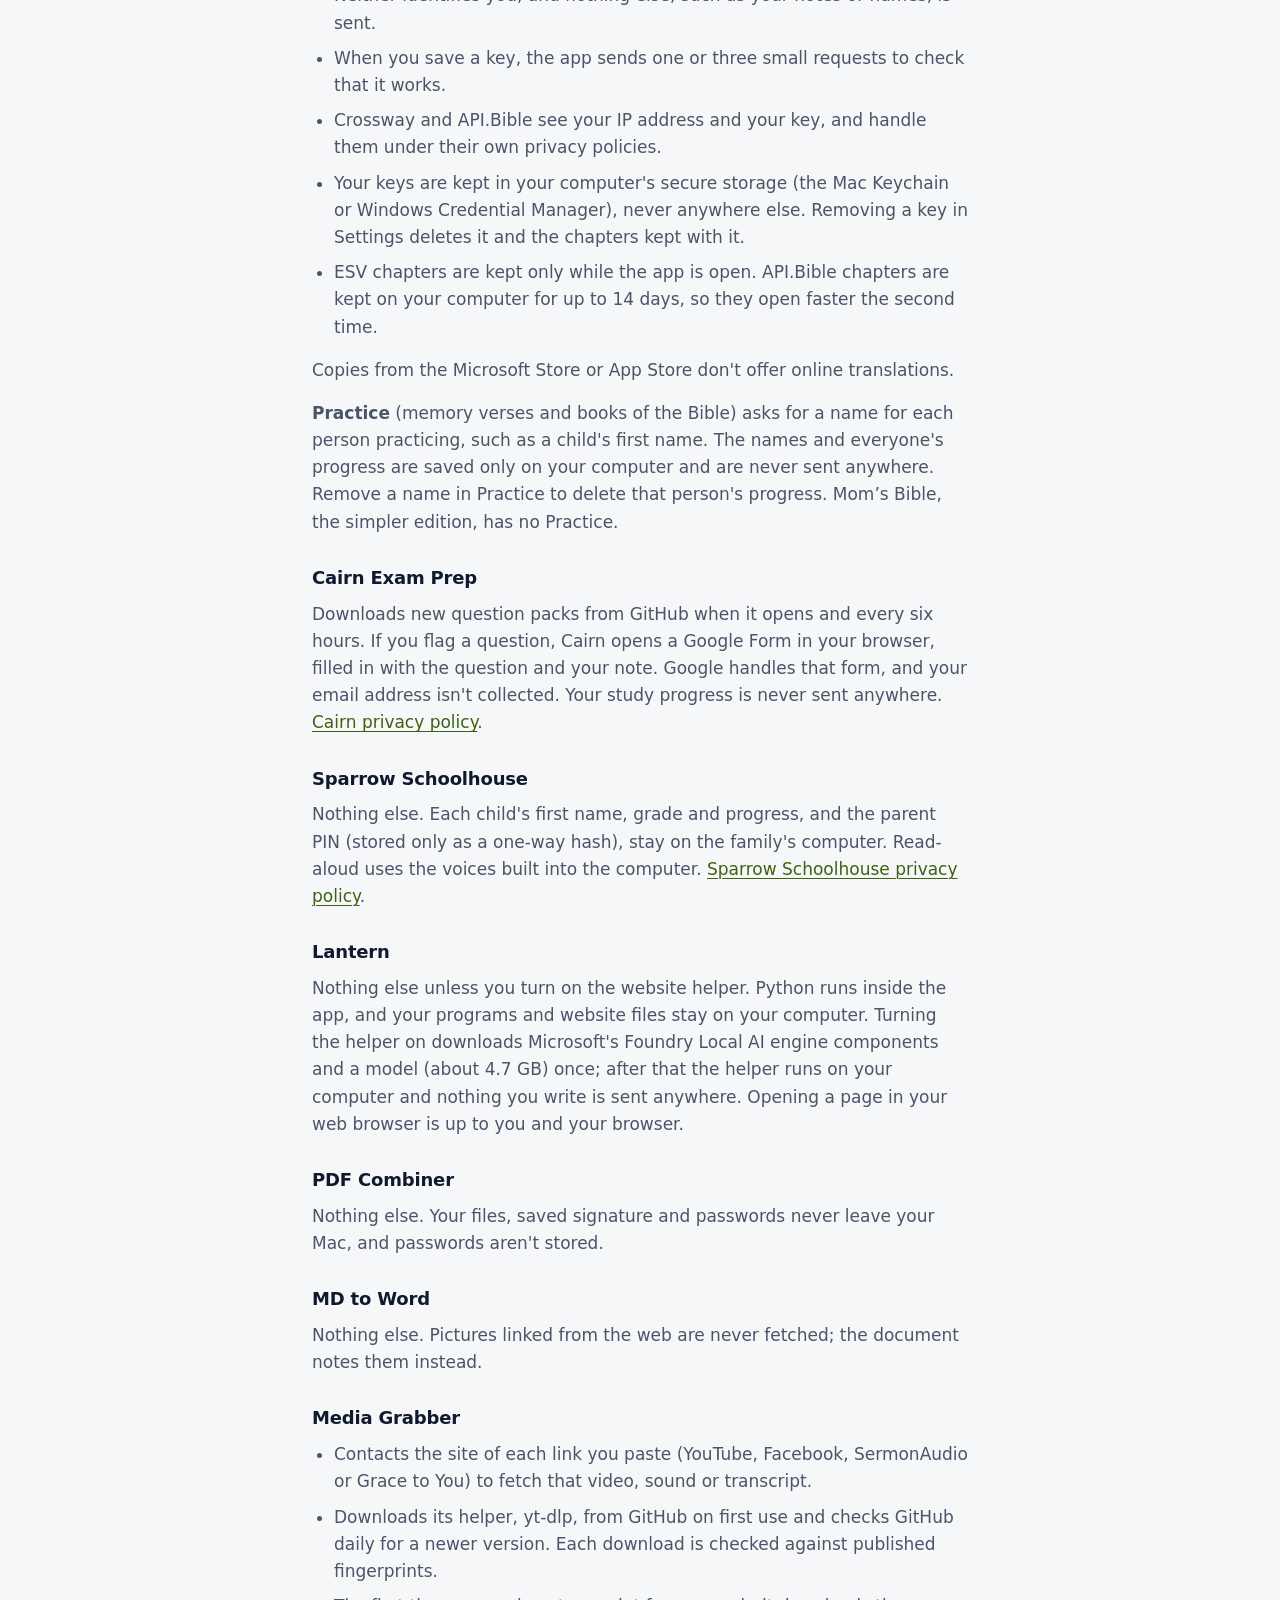
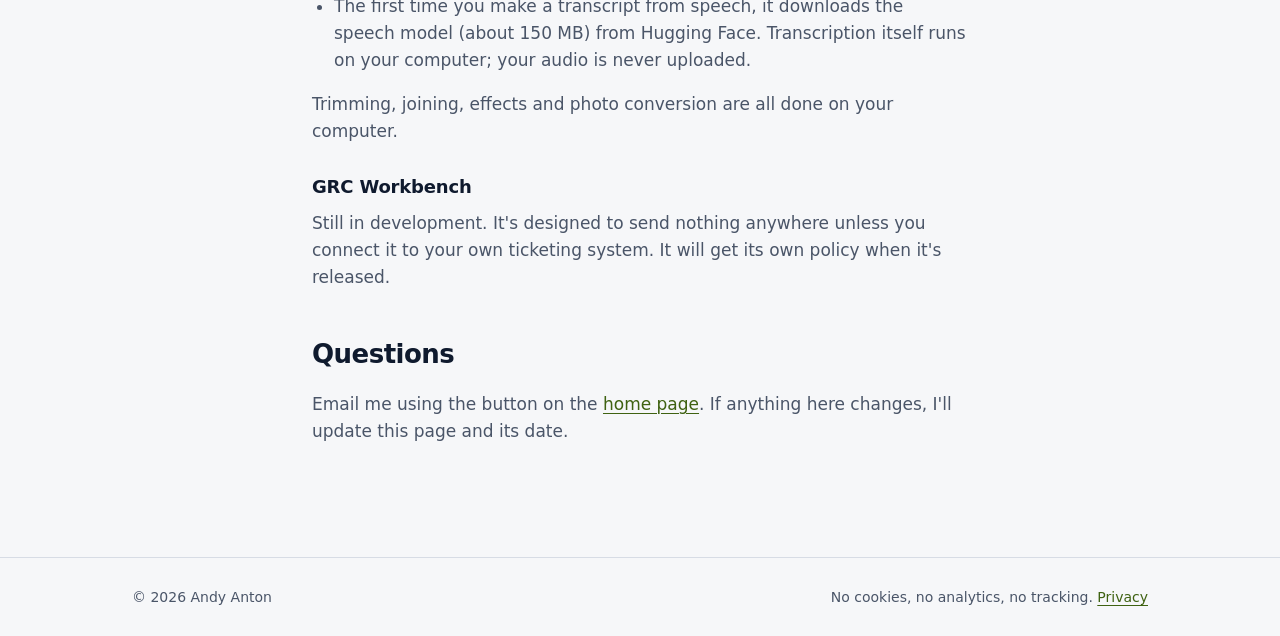
<file: privacy.html>
<!doctype html>
<html lang="en">
<head>
  <meta charset="utf-8">
  <meta name="viewport" content="width=device-width, initial-scale=1">
  <meta http-equiv="Content-Security-Policy" content="default-src 'none'; style-src 'self'; img-src 'self'; base-uri 'none'; form-action 'none'">
  <meta name="referrer" content="strict-origin-when-cross-origin">
  <title>Privacy · Andy Anton</title>
  <meta name="description" content="What this site and Andy Anton's apps collect (almost nothing) and what they connect to.">
  <meta name="color-scheme" content="light dark">
  <meta name="theme-color" content="#f6f7f9" media="(prefers-color-scheme: light)">
  <meta name="theme-color" content="#0b1220" media="(prefers-color-scheme: dark)">
  <link rel="icon" href="favicon.svg" type="image/svg+xml">
  <link rel="stylesheet" href="styles.css">
</head>
<body>
  <a class="skip" href="#main">Skip to content</a>

  <header class="site-header">
    <div class="wrap header-row">
      <a class="brand" href="./" aria-label="Andy Anton, home">
        <svg class="drop" viewBox="0 0 24 24" aria-hidden="true"><path d="M12 2.5c-.4 0-.7.2-.9.5C9.4 5.6 5 11.6 5 15a7 7 0 0 0 14 0c0-3.4-4.4-9.4-6.1-12-.2-.3-.5-.5-.9-.5Z"/></svg>
        <span>Andy Anton</span>
      </a>
      <nav aria-label="Sections">
        <a href="./#services">Services</a>
        <a href="./#about">About</a>
        <a href="./#apps">Apps</a>
        <a href="./#contact">Contact</a>
      </nav>
    </div>
  </header>

  <main id="main" class="section">
    <div class="wrap prose">
      <p class="eyebrow-muted">Last updated November 21, 2026</p>
      <h1>Privacy</h1>
      <p>Short version: this site and my apps don't collect anything about you. The apps keep your data on your own device. Below is exactly what goes over the network, and to whom.</p>

      <h2>This website</h2>
      <ul>
        <li>No cookies, analytics, trackers, ads, fonts or scripts from other sites. The only script builds the email button.</li>
        <li>The site is hosted on GitHub Pages. Like any web host, GitHub sees the IP address of each visitor and may log it for security purposes, under the <a href="https://docs.github.com/en/site-policy/privacy-policies/github-general-privacy-statement" rel="noopener">GitHub Privacy Statement</a>. I don't receive or look at those logs.</li>
        <li>If you email me, I use your message and address only to reply. I don't add you to any list or share your email. The mailbox is hosted by Microsoft (Outlook.com).</li>
      </ul>

      <h2>My apps</h2>
      <p>None of the apps has accounts, analytics, crash reporting or ads. Your progress, files and settings stay on your computer or phone. Each app downloads updates from GitHub (or from the Microsoft Store or App Store if you installed it there). When it does, GitHub or the store sees your IP address, as with any download.</p>
      <p>Beyond updates, here's what each app connects to:</p>

      <h3>Lingua</h3>
      <p>Nothing else. Lessons and speech are built in. The App Store copy for iPhone and iPad makes no network connections at all. <a href="https://github.com/4realIA/lingua-releases/blob/main/PRIVACY.md" rel="noopener">Lingua privacy policy</a>.</p>

      <h3>Bible Overview</h3>
      <p>Nothing else on its own. The Bible text, overviews and sermon lists are built in, so it works offline. If you choose a sermon or <strong>Commentary online</strong>, it opens that page in your web browser (Subsplash, SermonAudio, Bible Hub, Blue Letter Bible or Enduring Word), and that site handles your visit. Your notes and bookmarks stay on your computer.</p>
      <p><strong>Online translations</strong> (version 1.11 and later, downloaded from this site) stay off unless you add your own free access key under <strong>Settings → Online translations</strong>:</p>
      <ul>
        <li>With a key from Crossway, the app gets each ESV chapter you open from Crossway's ESV service (api.esv.org).</li>
        <li>With a key from API.Bible, it gets each NASB 1995, CSB or NLT chapter you open from api.bible. API.Bible's license also requires the app to report which chapters were shown to API.Bible's fair-use reporting service (fums.api.bible). Each report carries a random number the app makes for your computer and a new random number each time the app opens. Neither identifies you, and nothing else, such as your notes or names, is sent.</li>
        <li>When you save a key, the app sends one or three small requests to check that it works.</li>
        <li>Crossway and API.Bible see your IP address and your key, and handle them under their own privacy policies.</li>
        <li>Your keys are kept in your computer's secure storage (the Mac Keychain or Windows Credential Manager), never anywhere else. Removing a key in Settings deletes it and the chapters kept with it.</li>
        <li>ESV chapters are kept only while the app is open. API.Bible chapters are kept on your computer for up to 14 days, so they open faster the second time.</li>
      </ul>
      <p>Copies from the Microsoft Store or App Store don't offer online translations.</p>
      <p><strong>Practice</strong> (memory verses and books of the Bible) asks for a name for each person practicing, such as a child's first name. The names and everyone's progress are saved only on your computer and are never sent anywhere. Remove a name in Practice to delete that person's progress. Mom’s Bible, the simpler edition, has no Practice.</p>

      <h3>Cairn Exam Prep</h3>
      <p>Downloads new question packs from GitHub when it opens and every six hours. If you flag a question, Cairn opens a Google Form in your browser, filled in with the question and your note. Google handles that form, and your email address isn't collected. Your study progress is never sent anywhere. <a href="https://github.com/4realIA/cairn-releases/blob/main/PRIVACY.md" rel="noopener">Cairn privacy policy</a>.</p>

      <h3>Sparrow Schoolhouse</h3>
      <p>Nothing else. Each child's first name, grade and progress, and the parent PIN (stored only as a one-way hash), stay on the family's computer. Read-aloud uses the voices built into the computer. <a href="https://github.com/4realIA/homeschool-helper-releases/blob/main/PRIVACY.md" rel="noopener">Sparrow Schoolhouse privacy policy</a>.</p>

      <h3>Lantern</h3>
      <p>Nothing else unless you turn on the website helper. Python runs inside the app, and your programs and website files stay on your computer. Turning the helper on downloads Microsoft's Foundry Local AI engine components and a model (about 4.7&nbsp;GB) once; after that the helper runs on your computer and nothing you write is sent anywhere. Opening a page in your web browser is up to you and your browser.</p>

      <h3>PDF Combiner</h3>
      <p>Nothing else. Your files, saved signature and passwords never leave your Mac, and passwords aren't stored.</p>

      <h3>MD to Word</h3>
      <p>Nothing else. Pictures linked from the web are never fetched; the document notes them instead.</p>

      <h3>Media Grabber</h3>
      <ul>
        <li>Contacts the site of each link you paste (YouTube, Facebook, SermonAudio or Grace to You) to fetch that video, sound or transcript.</li>
        <li>Downloads its helper, yt-dlp, from GitHub on first use and checks GitHub daily for a newer version. Each download is checked against published fingerprints.</li>
        <li>The first time you make a transcript from speech, it downloads the speech model (about 150&nbsp;MB) from Hugging Face. Transcription itself runs on your computer; your audio is never uploaded.</li>
      </ul>
      <p>Trimming, joining, effects and photo conversion are all done on your computer.</p>

      <h3>GRC Workbench</h3>
      <p>Still in development. It's designed to send nothing anywhere unless you connect it to your own ticketing system. It will get its own policy when it's released.</p>

      <h2>Questions</h2>
      <p>Email me using the button on the <a href="./#contact">home page</a>. If anything here changes, I'll update this page and its date.</p>
    </div>
  </main>

  <footer class="site-footer">
    <div class="wrap footer-row">
      <p>© 2026 Andy Anton</p>
      <p>No cookies, no analytics, no tracking. <a href="privacy.html" aria-current="page">Privacy</a></p>
    </div>
  </footer>
</body>
</html>
</file>
<file: styles.css>
/* Andy Anton — dmd4life.tech
   Navy and slate with one citrus accent. Light and dark follow the system. */

:root {
  --bg: #f6f7f9;
  --bg-alt: #eceff4;
  --surface: #ffffff;
  --text: #0f1a2e;
  --muted: #4a5568;
  --line: #d7dce5;
  --accent: #3f6212;        /* dark citrus for text on light backgrounds (AA) */
  --accent-strong: #84cc16;
  --accent-ink: #0b1220;
  --hero-bg: #0f1a2e;
  --hero-text: #f1f5f9;
  --hero-muted: #b4c0d3;
  --hero-accent: #bef264;
  --shadow: 0 1px 2px rgba(15, 26, 46, .06), 0 4px 16px rgba(15, 26, 46, .06);
  --radius: 14px;
  --max: 1080px;
  --font: "Inter", ui-sans-serif, system-ui, -apple-system, "Segoe UI", Roboto, "Helvetica Neue", Arial, sans-serif;
  --mono: ui-monospace, "SF Mono", "Cascadia Mono", Menlo, Consolas, monospace;
}

@media (prefers-color-scheme: dark) {
  :root {
    --bg: #0b1220;
    --bg-alt: #0f182a;
    --surface: #131e33;
    --text: #e6ebf2;
    --muted: #a3b0c2;
    --line: #24324b;
    --accent: #bef264;
    --accent-strong: #bef264;
    --hero-bg: #0d1628;
    --shadow: 0 1px 2px rgba(0, 0, 0, .3), 0 6px 20px rgba(0, 0, 0, .25);
  }
}

*, *::before, *::after { box-sizing: border-box; }

html { scroll-behavior: smooth; -webkit-text-size-adjust: 100%; }
@media (prefers-reduced-motion: reduce) { html { scroll-behavior: auto; } }

body {
  margin: 0;
  background: var(--bg);
  color: var(--text);
  font-family: var(--font);
  font-size: 17px;
  line-height: 1.6;
  -webkit-font-smoothing: antialiased;
}

.wrap { max-width: var(--max); margin: 0 auto; padding: 0 16px; }
@media (min-width: 720px) { .wrap { padding: 0 32px; } }

a { color: var(--accent); text-underline-offset: 3px; text-decoration-thickness: 1px; }
a:hover { text-decoration-thickness: 2px; }
:focus-visible { outline: 3px solid var(--accent-strong); outline-offset: 3px; border-radius: 4px; }

.skip {
  position: absolute; left: 16px; top: -48px;
  background: var(--accent-strong); color: var(--accent-ink);
  padding: 8px 14px; border-radius: 8px; font-weight: 600; z-index: 10;
}
.skip:focus { top: 12px; }

/* Header */
.site-header {
  position: sticky; top: 0; z-index: 5;
  background: color-mix(in srgb, var(--hero-bg) 92%, transparent);
  backdrop-filter: saturate(140%) blur(10px);
  -webkit-backdrop-filter: saturate(140%) blur(10px);
  border-bottom: 1px solid rgba(255, 255, 255, .06);
}
.header-row { display: flex; align-items: center; justify-content: space-between; height: 60px; }
.brand {
  display: inline-flex; align-items: center; gap: 10px;
  color: var(--hero-text); text-decoration: none; font-weight: 650; letter-spacing: -.01em;
}
.drop { width: 18px; height: 18px; fill: var(--hero-accent); }
nav { display: flex; gap: 4px; }
nav a {
  color: var(--hero-muted); text-decoration: none; font-size: 15px;
  padding: 6px 10px; border-radius: 8px;
}
nav a:hover { color: var(--hero-text); background: rgba(255, 255, 255, .06); }

/* Hero */
.hero {
  background:
    radial-gradient(900px 400px at 85% -10%, rgba(190, 242, 100, .10), transparent 60%),
    var(--hero-bg);
  color: var(--hero-text);
  padding: 72px 0 80px;
}
@media (min-width: 720px) { .hero { padding: 112px 0 120px; } }
.eyebrow {
  margin: 0 0 18px; font-family: var(--mono); font-size: 13px;
  letter-spacing: .08em; text-transform: uppercase; color: var(--hero-accent);
}
.hero h1 {
  margin: 0; max-width: 21ch;
  font-size: clamp(30px, 5vw, 52px); line-height: 1.12; letter-spacing: -.025em; font-weight: 700;
  text-wrap: balance;
}
.lede { margin: 24px 0 0; max-width: 60ch; font-size: clamp(17px, 2vw, 19px); color: var(--hero-muted); }
.creds { display: flex; flex-wrap: wrap; gap: 10px; list-style: none; padding: 0; margin: 32px 0 0; }
.creds li {
  font-weight: 650; font-size: 15px; letter-spacing: .02em;
  padding: 6px 14px; border-radius: 999px;
  border: 1px solid rgba(190, 242, 100, .35); color: var(--hero-text);
}
.creds span { font-weight: 450; color: var(--hero-muted); margin-left: 4px; }

/* Sections */
.section { padding: 72px 0; }
@media (min-width: 720px) { .section { padding: 96px 0; } }
.section.alt { background: var(--bg-alt); }
h2 { margin: 0 0 20px; font-size: clamp(26px, 3.2vw, 34px); letter-spacing: -.02em; line-height: 1.2; }
h3 { margin: 0; font-size: 18px; letter-spacing: -.01em; }
p { margin: 0 0 16px; }
.section-lede { max-width: 62ch; color: var(--muted); margin-bottom: 36px; }

.two-col { display: grid; gap: 40px; }
@media (min-width: 880px) { .two-col { grid-template-columns: 1.15fr 1fr; gap: 56px; align-items: start; } }
.two-col > div:first-child p { color: var(--muted); max-width: 60ch; }

.panel {
  background: var(--surface); border: 1px solid var(--line);
  border-radius: var(--radius); padding: 24px; box-shadow: var(--shadow);
}
.panel h3 { font-size: 14px; font-family: var(--mono); text-transform: uppercase; letter-spacing: .08em; color: var(--muted); margin-bottom: 12px; }
.panel h3:not(:first-child) { margin-top: 24px; }
.ticks { list-style: none; padding: 0; margin: 0; }
.ticks li { position: relative; padding-left: 26px; margin-bottom: 8px; }
.ticks li::before {
  content: ""; position: absolute; left: 2px; top: .6em;
  width: 10px; height: 6px; border-left: 2px solid var(--accent); border-bottom: 2px solid var(--accent);
  transform: rotate(-45deg);
}
.tags { display: flex; flex-wrap: wrap; gap: 8px; margin: 0; }
.tags span {
  font-size: 14px; padding: 3px 10px; border-radius: 999px;
  background: var(--bg-alt); border: 1px solid var(--line);
}

/* App cards */
.cards { display: grid; gap: 20px; }
@media (min-width: 760px) { .cards { grid-template-columns: repeat(2, 1fr); } }
.card {
  display: flex; flex-direction: column;
  background: var(--surface); border: 1px solid var(--line);
  border-radius: var(--radius); padding: 24px; box-shadow: var(--shadow);
  border-top: 3px solid var(--accent-strong);
}
.card-head { display: flex; flex-wrap: wrap; align-items: baseline; justify-content: space-between; gap: 8px 12px; margin-bottom: 12px; }
.card-head h3 { font-size: 21px; }
.badge {
  font-family: var(--mono); font-size: 12px; letter-spacing: .03em;
  color: var(--muted); padding: 2px 8px; border-radius: 6px; border: 1px solid var(--line);
}
.badge-dev { color: var(--accent); border-color: currentColor; }
.card p { color: var(--muted); }
.card .links { margin-top: auto; margin-bottom: 0; padding-top: 4px; font-weight: 600; display: flex; flex-wrap: wrap; gap: 6px 20px; }
.card .links a::after { content: " →"; }
.card .fine { font-size: 13px; margin: 12px 0 0; }

/* Hero calls to action */
.hero-cta { display: flex; flex-wrap: wrap; gap: 12px; margin: 28px 0 0; }

/* Contact */
.contact p { color: var(--muted); }
.contact-links { display: flex; flex-wrap: wrap; gap: 12px; margin-top: 24px; }
.button {
  display: inline-block; padding: 11px 20px; border-radius: 10px;
  background: var(--accent-strong); color: var(--accent-ink);
  font-weight: 650; text-decoration: none;
}
.button:hover { filter: brightness(1.05); }
.button-quiet { background: transparent; color: var(--text); border: 1px solid var(--line); }
.button-quiet:hover { border-color: var(--muted); }
.button-hero-quiet { background: transparent; color: var(--hero-text); border: 1px solid var(--hero-muted); }
.button-hero-quiet:hover { border-color: var(--hero-text); }

/* Footer */
.site-footer { border-top: 1px solid var(--line); padding: 28px 0; font-size: 14px; color: var(--muted); }
.footer-row { display: flex; flex-wrap: wrap; gap: 8px 24px; justify-content: space-between; }
.footer-row p { margin: 0; }

@media (max-width: 420px) {
  nav a { padding: 6px 5px; font-size: 14px; }
  .brand span { font-size: 15px; white-space: nowrap; }
  .header-row { gap: 8px; }
}

/* 404 page */
.hero.full { min-height: 100vh; }
.hero a.plain { color: inherit; }

/* Text pages (privacy) */
.prose { max-width: 720px; }
.prose h1 { margin: 0 0 20px; font-size: clamp(30px, 4vw, 42px); letter-spacing: -.025em; line-height: 1.15; }
.prose h2 { margin-top: 48px; font-size: clamp(22px, 2.6vw, 26px); }
.prose h3 { margin: 28px 0 8px; }
.prose p, .prose li { color: var(--muted); }
.prose ul { padding-left: 22px; margin: 0 0 16px; }
.prose li { margin-bottom: 8px; }
.eyebrow-muted {
  margin: 0 0 12px; font-family: var(--mono); font-size: 13px;
  letter-spacing: .08em; text-transform: uppercase; color: var(--accent);
}

@media (max-width: 380px) {
  nav a { padding: 6px 4px; font-size: 13px; }
  .brand span { font-size: 14px; }
}
@media (max-width: 340px) {
  .brand span { display: none; }
}
</file>
